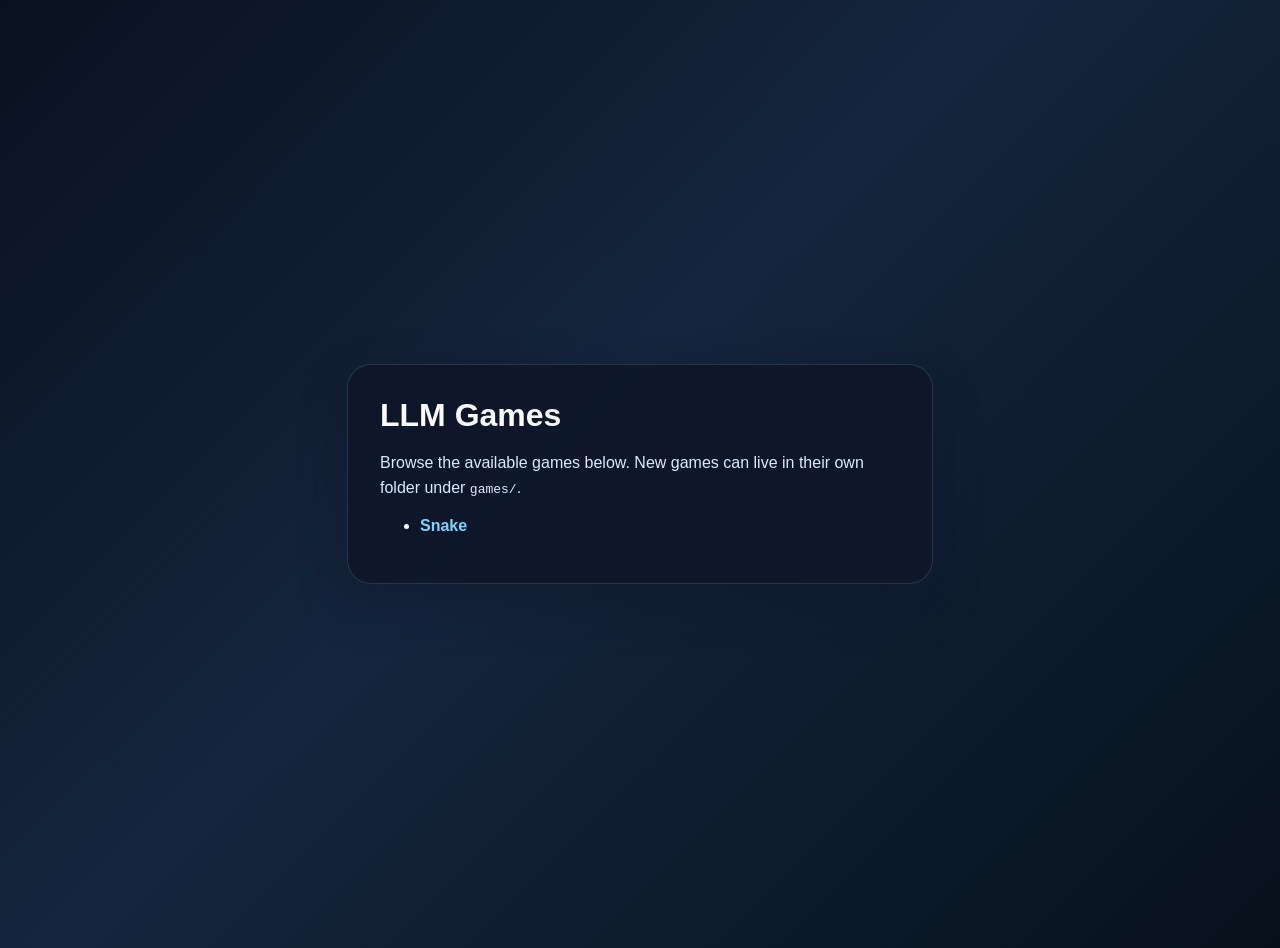
<file: index.html>
<!doctype html>
<html lang="en">
  <head>
    <meta charset="UTF-8" />
    <meta name="viewport" content="width=device-width, initial-scale=1.0" />
    <title>LLM Games</title>
    <style>
      :root {
        color-scheme: dark;
        font-family: Arial, Helvetica, sans-serif;
        background: #020617;
        color: #f8fafc;
      }

      body {
        margin: 0;
        min-height: 100vh;
        display: grid;
        place-items: center;
        padding: 24px;
        background: linear-gradient(135deg, #09111f 0%, #14253d 45%, #06111b 100%);
      }

      .card {
        width: min(100%, 520px);
        border-radius: 24px;
        padding: 32px;
        background: rgba(15, 23, 42, 0.92);
        border: 1px solid rgba(148, 163, 184, 0.2);
        box-shadow: 0 20px 45px rgba(15, 23, 42, 0.45);
      }

      h1 {
        margin: 0 0 12px;
        font-size: 2rem;
      }

      p {
        line-height: 1.6;
        color: #dbeafe;
      }

      a {
        color: #7dd3fc;
        font-weight: 700;
        text-decoration: none;
      }

      a:hover {
        text-decoration: underline;
      }
    </style>
  </head>
  <body>
    <main class="card">
      <h1>LLM Games</h1>
      <p>Browse the available games below. New games can live in their own folder under <code>games/</code>.</p>
      <ul>
        <li><a href="/games/snake/">Snake</a></li>
      </ul>
    </main>
  </body>
</html>
</file>
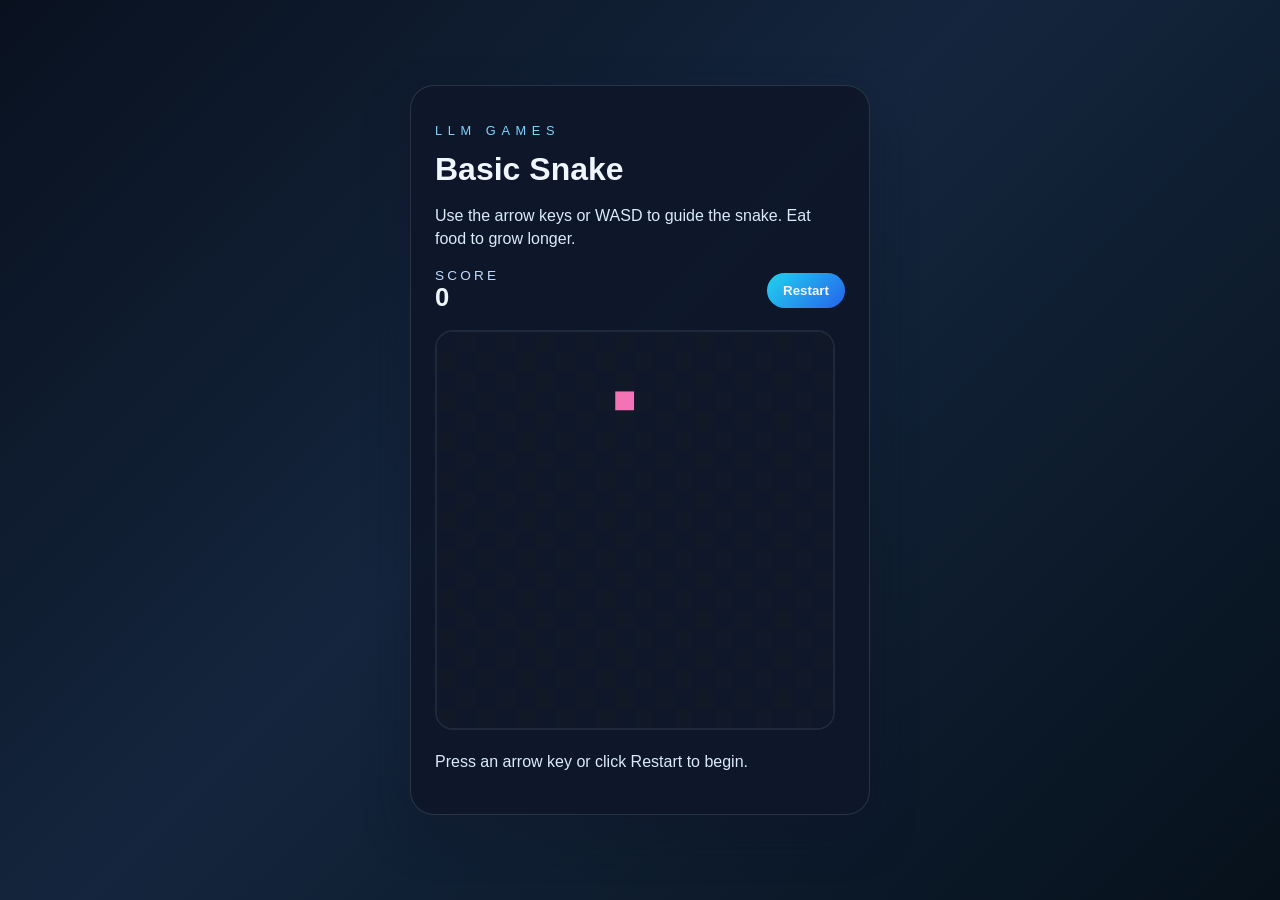
<file: games/snake/index.html>
<!doctype html>
<html lang="en">
  <head>
    <meta charset="UTF-8" />
    <meta name="viewport" content="width=device-width, initial-scale=1.0" />
    <title>Snake Game</title>
    <link rel="stylesheet" href="styles.css" />
  </head>
  <body>
    <main class="app-shell">
      <section class="game-card">
        <header>
          <p class="eyebrow">LLM Games</p>
          <h1>Basic Snake</h1>
          <p class="intro">Use the arrow keys or WASD to guide the snake. Eat food to grow longer.</p>
        </header>

        <div class="hud">
          <div>
            <span class="label">Score</span>
            <strong id="score">0</strong>
          </div>
          <button id="restartButton" type="button">Restart</button>
        </div>

        <canvas id="gameCanvas" width="400" height="400" aria-label="Snake game board"></canvas>
        <p id="status" class="status">Press an arrow key or click Restart to begin.</p>
      </section>
    </main>

    <script src="app.js"></script>
  </body>
</html>
</file>
<file: games/snake/styles.css>
:root {
  color-scheme: dark;
  font-family: Arial, Helvetica, sans-serif;
  background: linear-gradient(135deg, #09111f 0%, #14253d 45%, #06111b 100%);
  color: #eff6ff;
}

* { box-sizing: border-box; }

body {
  margin: 0;
  min-height: 100vh;
}

.app-shell {
  min-height: 100vh;
  display: grid;
  place-items: center;
  padding: 24px;
}

.game-card {
  width: min(100%, 460px);
  background: rgba(15, 23, 42, 0.92);
  border: 1px solid rgba(148, 163, 184, 0.2);
  border-radius: 24px;
  padding: 24px;
  box-shadow: 0 20px 45px rgba(15, 23, 42, 0.45);
}

.eyebrow {
  text-transform: uppercase;
  letter-spacing: 0.35rem;
  color: #7dd3fc;
  font-size: 0.8rem;
}

h1 {
  margin: 8px 0 8px;
  font-size: 2rem;
}

.intro, .status {
  color: #dbeafe;
  line-height: 1.45;
}

.hud {
  display: flex;
  justify-content: space-between;
  align-items: center;
  gap: 12px;
  margin: 18px 0;
}

.label {
  display: block;
  font-size: 0.85rem;
  color: #bfdbfe;
  text-transform: uppercase;
  letter-spacing: 0.2rem;
}

#score {
  font-size: 1.6rem;
}

button {
  border: none;
  border-radius: 999px;
  padding: 10px 16px;
  background: linear-gradient(135deg, #22d3ee 0%, #2563eb 100%);
  color: #eff6ff;
  font-weight: 700;
  cursor: pointer;
}

button:hover {
  filter: brightness(1.08);
}

canvas {
  width: 100%;
  height: auto;
  background: #020617;
  border: 2px solid #1e293b;
  border-radius: 18px;
}
</file>
